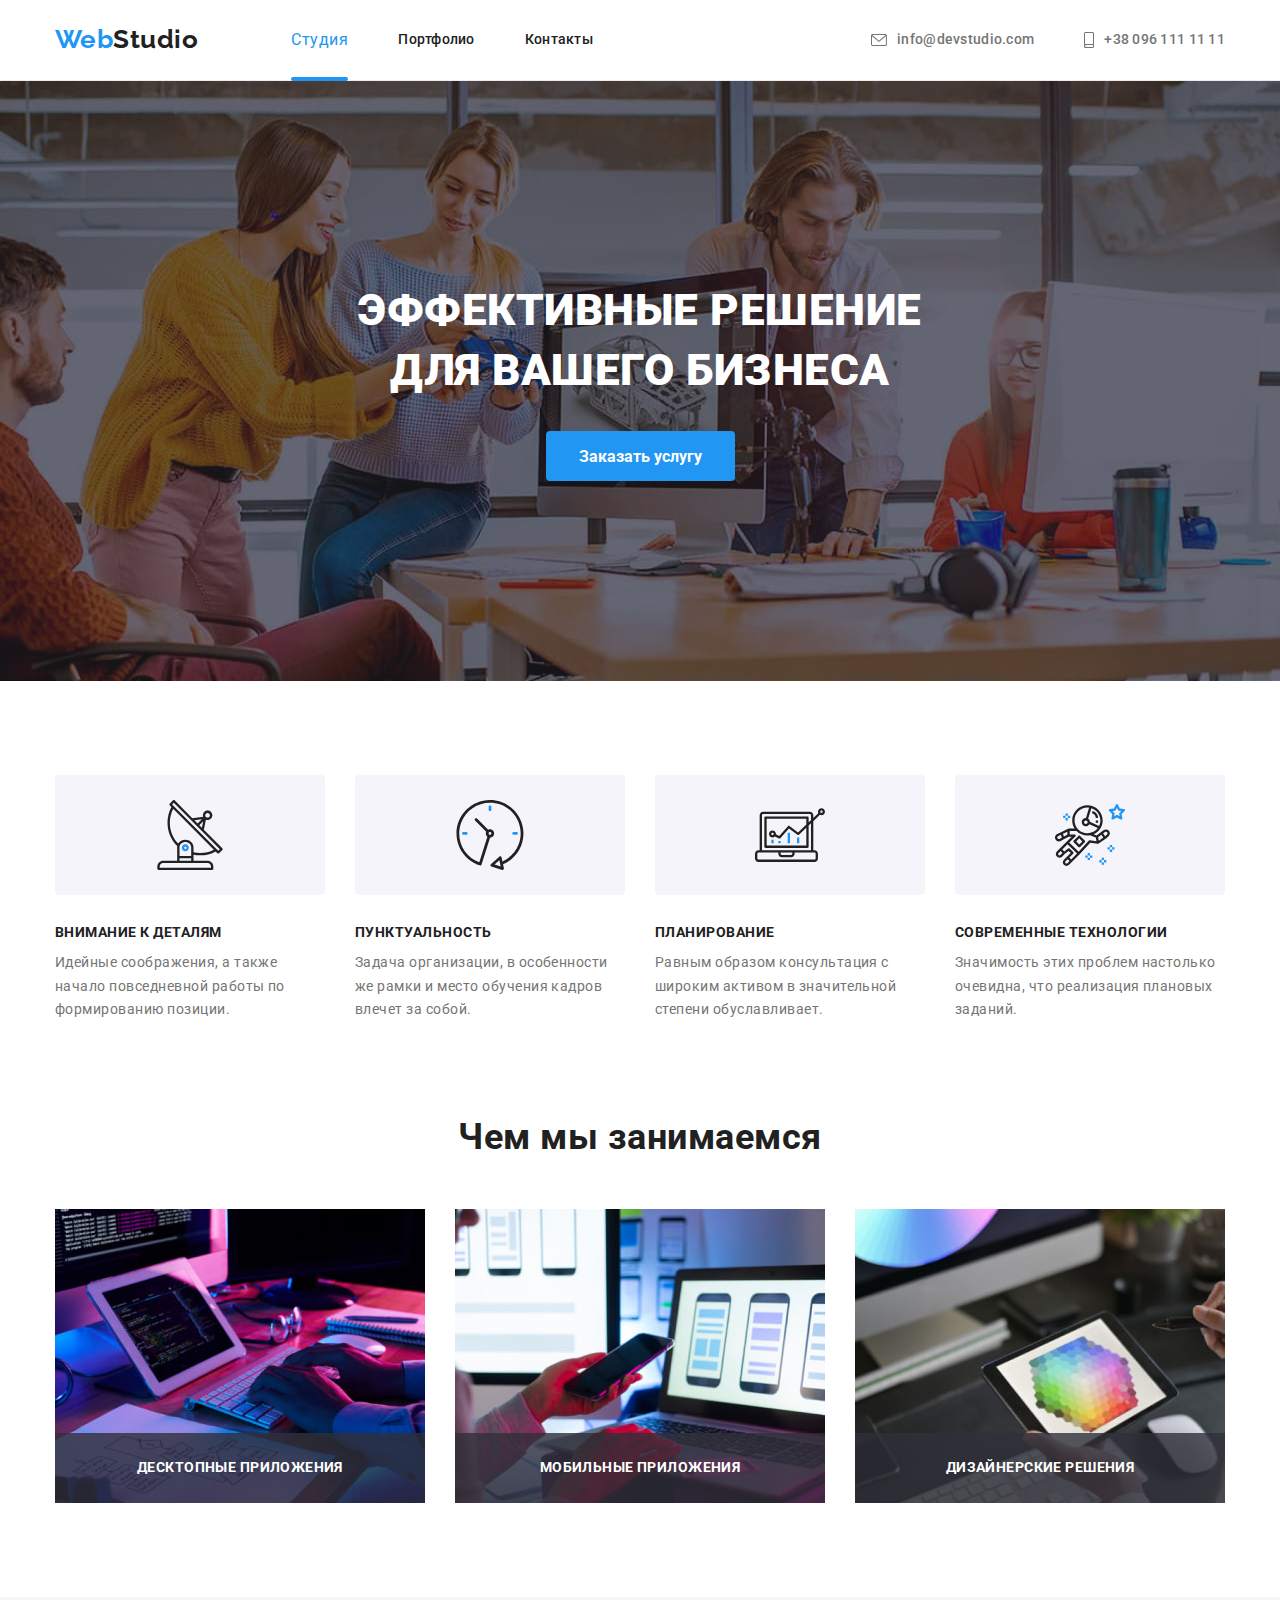
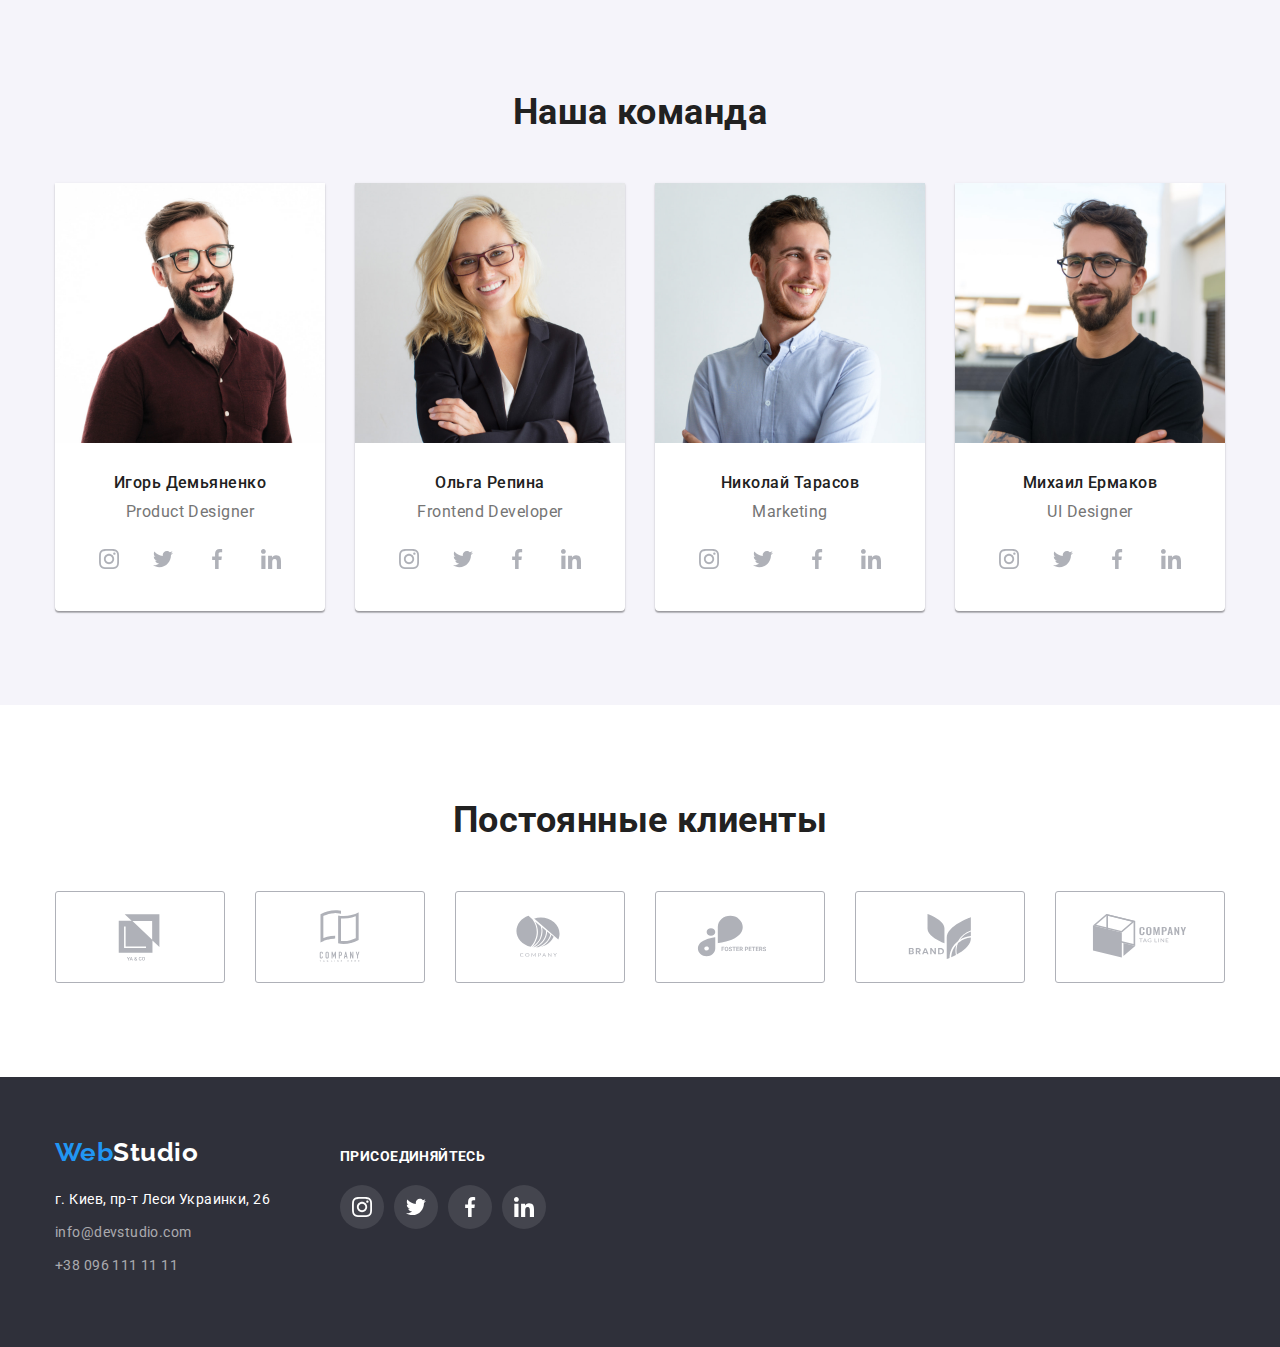
<file: index.html>
<!DOCTYPE html>
<html lang="ru">
<head>
    <meta charset="UTF-8">
    <meta http-equiv="X-UA-Compatible" content="IE=edge">
    <meta name="viewport" content="width=device-width, initial-scale=1.0">
    <title>Homework-1</title>
    <link rel="preconnect" href="https://fonts.googleapis.com">
<link rel="preconnect" href="https://fonts.gstatic.com" crossorigin>
<link href="https://fonts.googleapis.com/css2?family=Raleway:wght@700&family=Roboto:wght@400;500;700;900&display=swap" rel="stylesheet">
<link rel="stylesheet" href="https://cdnjs.cloudflare.com/ajax/libs/modern-normalize/1.1.0/modern-normalize.min.css">   
<link rel="stylesheet" href="./css/styles.css">
</head>
<body>
    <!--Header of website-->
    <header class="header">
        <div class="container nav">
        <nav class="navigation">
            <a class="logo-link" lang="en" href="./index.html">Web<span class="logo-accent">Studio</span></a>
            <ul class="header-list">
                <li class="header-item"><a class="header-studio-link-accent" href="#">Студия</a> </li>
                <li class="header-item"><a class="header-portfolio-link" href="./portfolio.html">Портфолио</a> </li>
                <li class="header-item"><a class="header-contacts-link" href="#">Контакты</a> </li>
            </ul>
            </nav>
        <ul class="header-contacts-list">
            <li class="header-contacts-item">
                <a class="header-mail" href="mailto:info@devstudio.com">
                    <svg class="contacts" width="20" height="20">
                        <use href="./images/img/icons/icons.svg#icon-mail"></use>
                    </svg>info@devstudio.com
                </a>
            </li>
        
            <li class="header-contacts-item"><a class="header-tel" href="tel:380961111111">
                <svg class="contacts tel"
                width="20" height="20">
                    <use href="./images/img/icons/icons.svg#phone"></use>
                </svg>+38 096 111 11 11</a></li>
        </ul> 
        </div>
    </header>
    <!--Main content(Hero)-->
    <main class="hero">
    <section class="overlay">
        <div class="container">
        <h1 class="hero-title">ЭФФЕКТИВНЫЕ РЕШЕНИЕ <br>ДЛЯ ВАШЕГО БИЗНЕСА</h1>
        <button class="hero-button"  type="button" data-modal-open>Заказать услугу</button>
       
    <!-- Modal window -->
    <div class="backdrop is-hidden" data-modal>
        <div class="modal">
            <button class="modal-close-btn" type="button" data-modal-close>
            <svg width="11" height="11">
                <use href="./images/img/icons/icons.svg#icon-close"></use>
            </svg>
            </button>
        </div>
    </div>
 </div>
 </section>
    <section class="section">
        <div class="container">
    <h2 class="visually-hidden">Особенности</h2>
    <ul class="features-list">
        <li class="features-item">
            <div class="benefits">
                <svg  class="benefits-icon">
                    <use href="./images/img/icons/icons.svg#icon-antenna"></use>
                </svg>
            </div>
            <h3 class="features-title">Внимание к деталям</h3>
            <p class="features-text">Идейные соображения, а также начало повседневной работы по формированию позиции.</p>
            </li>
            <li class="features-item">
                <div class="benefits">
                    <svg class="benefits-icon">
                        <use href="./images/img/icons/icons.svg#icon-clock"></use>
                    </svg>
                </div>
                <h3 class="features-title">Пунктуальность</h3>
            <p class="features-text">Задача организации, в особенности же рамки и место обучения кадров влечет за собой.</p>
            </li>
            <li class="features-item">
                <div class="benefits">
                    <svg class="benefits-icon">
                    <use href="./images/img/icons/icons.svg#icon-diagram"></use>
                    </svg>
                </div>
                <h3 class="features-title">Планирование</h3>
            <p class="features-text">Равным образом консультация с широким активом в значительной степени обуславливает.</p>
            </li>
            <li class="features-item">
                <div class="benefits">
                    <svg class="benefits-icon">
                        <use href="./images/img/icons/icons.svg#icon-astronaut"></use>
                    </svg>
                </div>
                <h3 class="features-title">Современные технологии</h3>
            <p class="features-text">Значимость этих проблем настолько очевидна, что реализация плановых заданий.</p>
            </li>
        </div>
    </ul>
    </section>  
    <!-- Work section -->
     <section class="section section-work">
        <div class="container">
        <h2 class="section-title">Чем мы занимаемся</h2>
        <ul class="works-list">
            <li class="works-item"><img class="works-img" src="./images/img/img-1-1.jpg" alt="набор текста" width="370" height="294">
                <div class="works-box">
                <p class="works-text"> Десктопные приложения </p>
            </div></li>
            
            <li class="works-item"><img class="works-img" src="./images/img/img-2-2.jpg" alt="разработка мобильного приложения" width="370" height="294">
                <div class="works-box">
                <p class="works-text"> Мобильные приложения </p>
            </div></li>
            
            <li class="works-item"><img class="works-img" src="./images/img/img-3-3.jpg" alt="изучаем цветовую гамму на планшете" width="370" height="294">
                <div class="works-box">
                <p class="works-text"> Дизайнерские решения </p>
            </div></li>
        </ul>
        </div>
    </section>
    <!-- Team section -->
    <section class="section section-team">
        <div class="container">
        <h2 class="section-title">Наша команда</h2>
        <ul class="team-list">
            <li class="team-item"><img class="" src="./images/img/our team/member-ihor.jpg" alt="дизайнер" width="270">
                <div class="initials"><h3 class="team-member">Игорь Демьяненко</h3><p class="team-job" lang="en">Product Designer</p>
                 <ul class="social-list">
                            <li class="social-item">
                                <a class="social-link" href="https://www.instagram.com/"  target="_blank" rel="noopener noreferrer" lang="en" aria-label="Instagram">
                                    <svg class="social-icon" >
                                    <use href="./images/img/icons/sprite.svg#icon-instagram"></use>
                                </svg></a>
                            </li>
                            <li class="social-item">
                                <a class="social-link" href="https://twitter.com/"  target="_blank" rel="noopener noreferrer" lang="en" aria-label="Twitter">
                                    <svg class="social-icon" >
                                        <use href="./images/img/icons/sprite.svg#icon-twitter"></use>
                                    </svg>
                                </a>
                            </li>
                            <li class="social-item">
                                <a class="social-link" href="https://www.facebook.com/"  target="_blank" rel="noopener noreferrer" lang="en" aria-label="Facebook">
                                    <svg class="social-icon" >
                                        <use href="./images/img/icons/sprite.svg#icon-facebook"></use>
                                    </svg>
                                </a>
                            </li>
                            <li class="social-item">
                                <a class="social-link" href="https://www.linkedin.com/"  target="_blank" rel="noopener noreferrer" lang="en" aria-label="LinkedIn">
                                    <svg class="social-icon">
                                        <use href="./images/img/icons/sprite.svg#icon-linkedin"></use>
                                    </svg></a>
                            </li>
                        </ul>
                    </div>
                </li>
            <li class="team-item"><img class="" src="./images/img/our team/member-olha.jpg" alt="разработчик" width="270"><div class="initials"><h3 class="team-member">Ольга Репина</h3><p class="team-job" lang="en">Frontend Developer</p>
            <ul class="social-list">
                            <li class="social-item">
                                <a class="social-link" href="https://www.instagram.com/"  target="_blank" rel="noopener noreferrer" lang="en" aria-label="Instagram"><svg class="social-icon" >
                                    <use href="./images/img/icons/sprite.svg#icon-instagram"></use>
                                </svg></a>
                            </li>
                            <li class="social-item">
                                <a class="social-link" href="https://twitter.com/"  target="_blank" rel="noopener noreferrer" lang="en" aria-label="Twitter">
                                    <svg class="social-icon" >
                                        <use href="./images/img/icons/sprite.svg#icon-twitter"></use>
                                    </svg>
                                </a>
                            </li>
                            <li class="social-item">
                                <a class="social-link" href="https://www.facebook.com/"  target="_blank" rel="noopener noreferrer" lang="en" aria-label="Facebook">
                                    <svg class="social-icon" >
                                        <use href="./images/img/icons/sprite.svg#icon-facebook"></use>
                                    </svg>
                                </a>
                            </li>
                            <li class="social-item">
                                <a class="social-link" href="https://www.linkedin.com/"  target="_blank" rel="noopener noreferrer" lang="en" aria-label="LinkedIn">
                                    <svg class="social-icon">
                                        <use href="./images/img/icons/sprite.svg#icon-linkedin"></use>
                                    </svg></a>
                            </li>
                        </ul></div></li>
            <li class="team-item"><img class="" src="./images/img/our team/member-nikolai.jpg" alt="маркетолог" width="270"><div class="initials"><h3 class="team-member">Николай Тарасов</h3><p class="team-job" lang="en">Marketing</p>
            <ul class="social-list">
                            <li class="social-item">
                                <a class="social-link" href="https://www.instagram.com/"  target="_blank" rel="noopener noreferrer" lang="en" aria-label="Instagram"><svg class="social-icon" >
                                    <use href="./images/img/icons/sprite.svg#icon-instagram"></use>
                                </svg></a>
                            </li>
                            <li class="social-item">
                                <a class="social-link" href="https://twitter.com/"  target="_blank" rel="noopener noreferrer" lang="en" aria-label="Twitter">
                                    <svg class="social-icon" >
                                        <use href="./images/img/icons/sprite.svg#icon-twitter"></use>
                                    </svg>
                                </a>
                            </li>
                            <li class="social-item">
                                <a class="social-link" href="https://www.facebook.com/"  target="_blank" rel="noopener noreferrer" lang="en" aria-label="Facebook">
                                    <svg class="social-icon" >
                                        <use href="./images/img/icons/sprite.svg#icon-facebook"></use>
                                    </svg>
                                </a>
                            </li>
                            <li class="social-item">
                                <a class="social-link" href="https://www.linkedin.com/"  target="_blank" rel="noopener noreferrer" lang="en" aria-label="LinkedIn">
                                    <svg class="social-icon">
                                        <use href="./images/img/icons/sprite.svg#icon-linkedin"></use>
                                    </svg></a>
                            </li>
                        </ul></div></li>
            <li class="team-item"><img class="" src="./images/img/our team/member-mikhail.jpg" alt="графический дизайнер" width="270"><div class="initials"><h3 class="team-member">Михаил Ермаков</h3><p class="team-job" lang="en">UI Designer</p>
            <ul class="social-list">
                            <li class="social-item">
                                <a class="social-link" href="https://www.instagram.com/"  target="_blank" rel="noopener noreferrer" lang="en" aria-label="Instagram"><svg class="social-icon" >
                                    <use href="./images/img/icons/sprite.svg#icon-instagram"></use>
                                </svg></a>
                            </li>
                            <li class="social-item">
                                <a class="social-link" href="https://twitter.com/"  target="_blank" rel="noopener noreferrer" lang="en" aria-label="Twitter">
                                    <svg class="social-icon" >
                                        <use href="./images/img/icons/sprite.svg#icon-twitter"></use>
                                    </svg>
                                </a>
                            </li>
                            <li class="social-item">
                                <a class="social-link" href="https://www.facebook.com/"  target="_blank" rel="noopener noreferrer" lang="en" aria-label="Facebook">
                                    <svg class="social-icon" >
                                        <use href="./images/img/icons/sprite.svg#icon-facebook"></use>
                                    </svg>
                                </a>
                            </li>
                            <li class="social-item">
                                <a class="social-link" href="https://www.linkedin.com/"  target="_blank" rel="noopener noreferrer" lang="en" aria-label="LinkedIn">
                                    <svg class="social-icon">
                                        <use href="./images/img/icons/icons.svg#icon-linkedin"></use>
                                    </svg></a>
                            </li>
                        </ul>
                    </div>
                </li>
        </ul>
        </div>
    </section>
    <!-- Permanent clients -->
    <section class="section">
        <div class="container">
        <h2 class="section-title">
            Постоянные клиенты
        </h2>
        <ul class="clients">
            <li class="clients-item">
                <a href="" class="clients-link">
                    <svg class="clients-icon">
                        <use href="./images/img/icons/icons.svg#icon-logo"></use>
                    </svg>
                </a>
            </li>
            <li class="clients-item">
                <a href="" class="clients-link">
                    <svg class="clients-icon">
                        <use href="./images/img/icons/icons.svg#icon-logo1"></use>
                    </svg>
                </a>
            </li>
            <li class="clients-item">
                <a href="" class="clients-link">
                    <svg class="clients-icon">
                        <use href="./images/img/icons/icons.svg#icon-logo2"></use>
                    </svg>
                </a>
            </li>
            <li class="clients-item">
                <a href="" class="clients-link">
                    <svg class="clients-icon">
                        <use href="./images/img/icons/icons.svg#icon-logo3"></use>
                    </svg>
                </a>
            </li>
            <li class="clients-item">
                <a href="" class="clients-link">
                    <svg class="clients-icon">
                        <use href="./images/img/icons/icons.svg#icon-logo4"></use>
                    </svg>
                </a>
            </li>
            <li class="clients-item">
                <a href="" class="clients-link">
                    <svg class="clients-icon">
                        <use href="./images/img/icons/icons.svg#icon-logo5"></use>
                    </svg>
                </a>
            </li>
        </ul>
        </div>
    </section>
    </main>
    <!--Footer of website-->
    <footer class="footer">
        <div class="container footer-container">
            <div class="footer-contacts">
            <a class="footer-logo-link" lang="en" href="./index.html">Web<span class="logo-color">Studio</span></a>
        <address class="footer-address">
                <ul class="footer-list">
                    <li class="footer-item"><a class="footer-address" href="https://www.google.com.ua/maps/place/%D0%B1%D1%83%D0%BB.+%D0%9B%D0%B5%D1%81%D0%B8+%D0%A3%D0%BA%D1%80%D0%B0%D0%B8%D0%BD%D0%BA%D0%B8,+26,+%D0%9A%D0%B8%D0%B5%D0%B2,+02000/@50.4265336,30.5391,18.04z/data=!4m5!3m4!1s0x40d4cf0e033ecbe9:0x57a4dffefec77da0!8m2!3d50.4265807!4d30.5383858?hl=ru"
                ></a>г. Киев, пр-т Леси Украинки, 26</li>
                    <li class="footer-item"><a class="footer-mail" href="mailto:info@devstudio.com">info@devstudio.com</a></li>
                    <li class="footer-item"><a class="footer-tel" href="tel:380961111111">+38 096 111 11 11</a></li>
                </ul>
            </div>
        </address>
        
            <div class="foot-social">
                <h3 class="footer-title">присоединяйтесь</h3>
                  <ul class="social-list">
                    <li class="social-item f">
                        <a class="social-link f" href="https://www.instagram.com/" target="_blank" rel="noopener noreferrer" lang="en"
                        aria-label="Instagram">
                        <svg class="social-icon f">
                        <use href="./images/img/icons/icons.svg#icon-instagram"></use>
                        </svg>
                        </a>
                    </li>
                    <li class="social-item f">
                <a class="social-link f" href="https://twitter.com/" target="_blank" rel="noopener noreferrer" lang="en"
                    aria-label="Twitter">
                    <svg class="social-icon f">
                        <use href="./images/img/icons/icons.svg#icon-twitter"></use>
                    </svg>
                </a>
                    </li>
                    <li class="social-item f">
                <a class="social-link f" href="https://www.facebook.com/" target="_blank" rel="noopener noreferrer" lang="en"
                    aria-label="Facebook">
                    <svg class="social-icon f">
                        <use href="./images/img/icons/icons.svg#icon-facebook"></use>
                    </svg></a>
                    </li>
                    <li class="social-item f">
                <a class="social-link f" href="https://www.linkedin.com/" target="_blank" rel="noopener noreferrer" lang="en"
                    aria-label="LinkedIn" > 
                    <svg class="social-icon f">
                        <use href="./images/img/icons/icons.svg#icon-linkedin"></use>
                    </svg>
                </a>
                    </li>
                </ul>
            </div>
        </div>
    </footer>
    <script src="./js/modal.js"></script>
</body>
</html>
</file>
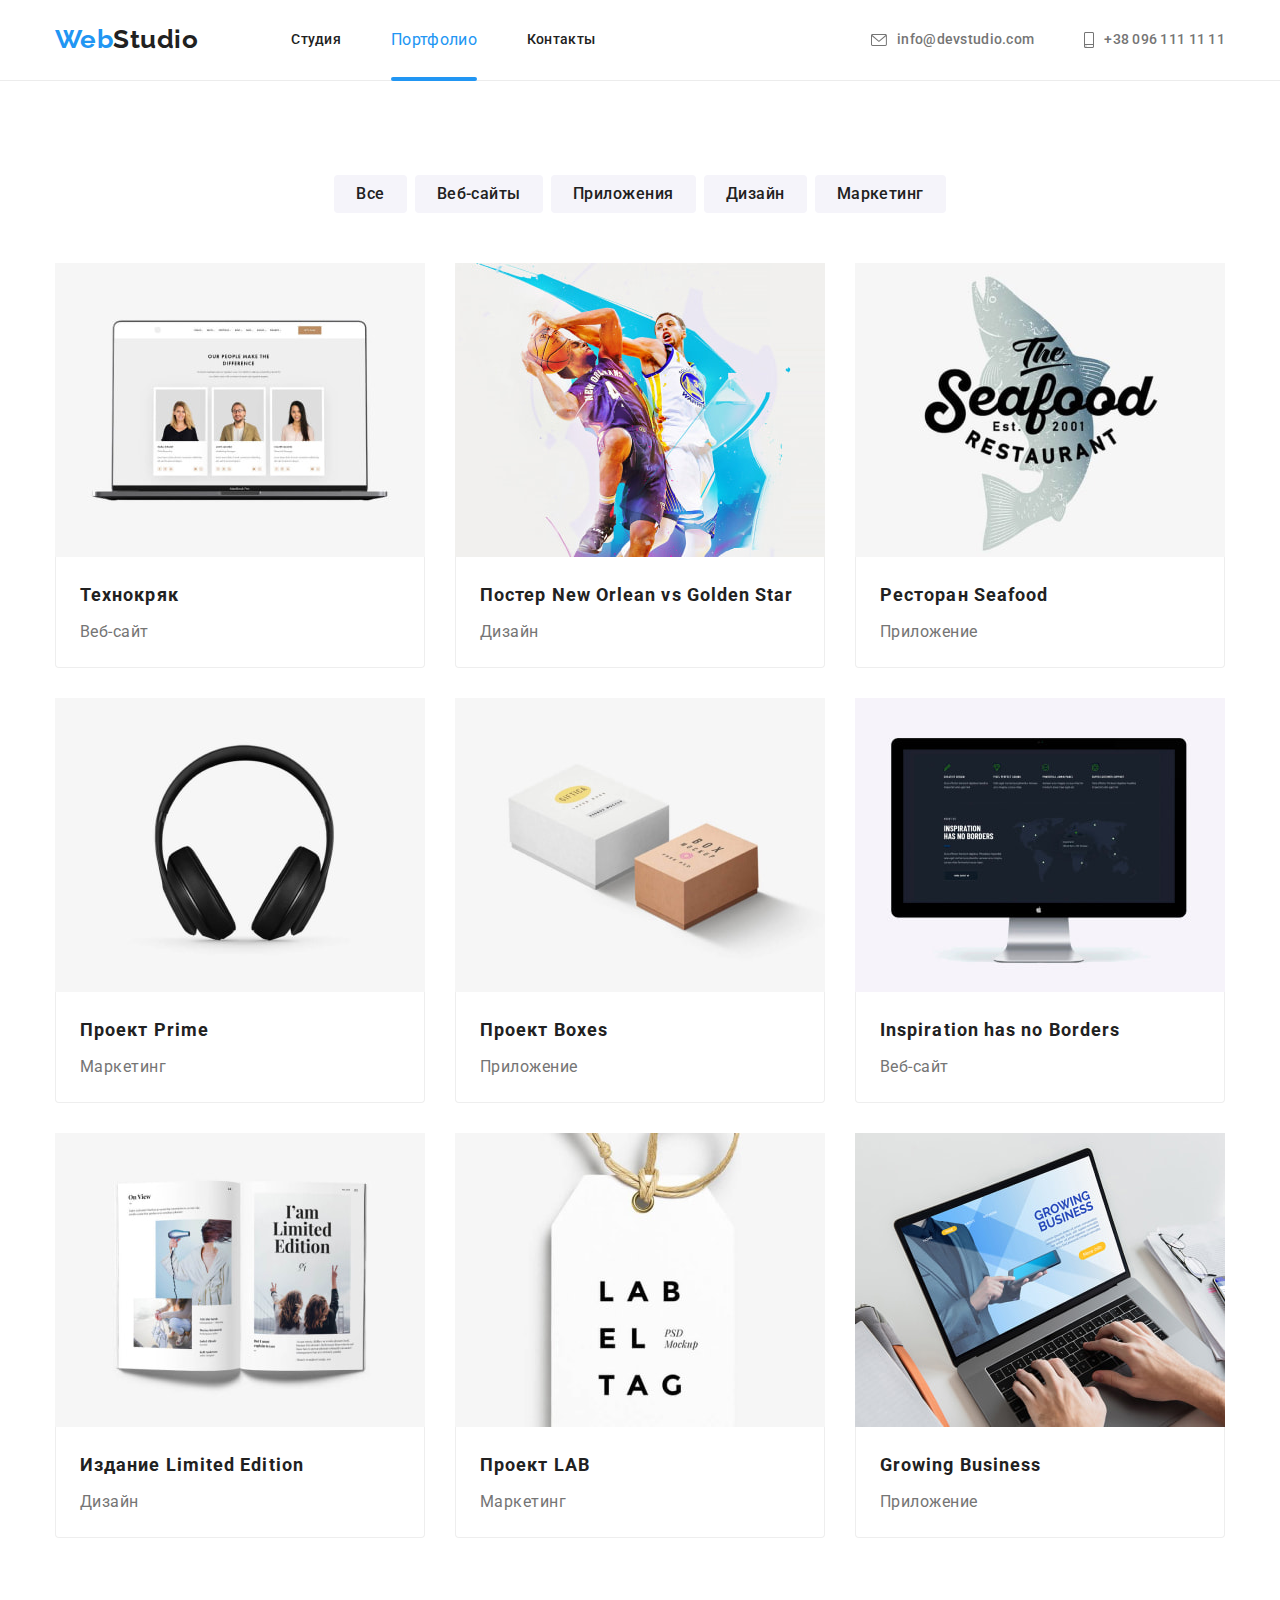
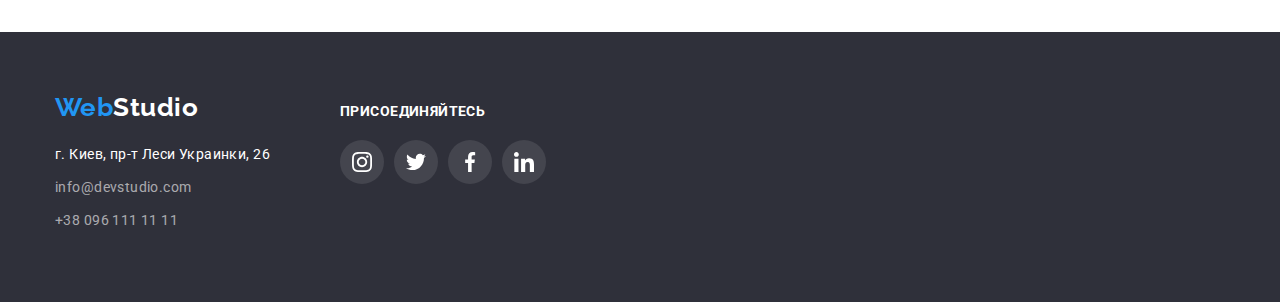
<file: portfolio.html>
<!DOCTYPE html>
<html lang="ru">
  <head>
    <meta charset="UTF-8" />
    <meta http-equiv="X-UA-Compatible" content="IE=edge" />
    <meta name="viewport" content="width=device-width, initial-scale=1.0" />
    <title>Portfolio</title>
    <link rel="preconnect" href="https://fonts.googleapis.com" />
    <link rel="preconnect" href="https://fonts.gstatic.com" crossorigin />
    <link
      href="https://fonts.googleapis.com/css2?family=Raleway:wght@700&family=Roboto:wght@400;500;700;900&display=swap"
      rel="stylesheet"
    />
    <link rel="stylesheet" href="./css/styles.css" />
  </head>
  <body>
    <header class="header">
      <div class="container nav">
        <nav class="navigation">
          <a class="logo-link" lang="en" href="./index.html"
            >Web<span class="logo-accent">Studio</span></a
          >
          <ul class="header-list">
            <li class="header-item">
              <a class="header-studio-link" href="./index.html">Студия</a>
            </li>
            <li class="header-item"><a class="header-portfolio-link-accent" href="#">Портфолио</a></li>
            <li class="header-item"><a class="header-contacts-link" href="#">Контакты</a></li>
          </ul>
        </nav>
        <ul class="header-contacts-list">
          <li class="header-contacts-item">
            <a class="header-mail" href="mailto:info@devstudio.com">
              <svg class="contacts" width="20" height="20">
                        <use href="./images/img/icons/icons.svg#icon-mail"></use>
                    </svg>
              info@devstudio.com</a>
          </li>
          <li class="header-contacts-item">
            <a class="header-tel" href="tel:380961111111">
              <svg class="contacts tel"
                width="20" height="20">
                    <use href="./images/img/icons/icons.svg#phone"></use>
                </svg>+38 096 111 11 11</a>
          </li>
        </ul>
      </div>
    </header>
    <!-- Main content -->
    <main class="portfolio-content">
      <section class="section">
        <div class="container portfolio-сontainer">
          <h1 class="visually-hidden">Портфолио</h1>
          <ul class="portfolio-list-buttons">
            <li class="filter-item">
              <button class="filter-button" type="button">Все</button>
            </li>
            <li class="filter-item">
              <button class="filter-button" type="button">Веб-сайты</button>
            </li>
            <li class="filter-item">
              <button class="filter-button" type="button">Приложения</button>
            </li>
            <li class="filter-item">
              <button class="filter-button" type="button">Дизайн</button>
            </li>
            <li class="filter-item">
              <button class="filter-button" type="button">Маркетинг</button>
            </li>
          </ul>
          <ul class="portfolio">
            <li class="portfolio-item">
              <a href="" class="portfolio-link">
                <div class="overlay-item">
              <img
                class="portfolio-item-img"
                src="./images/img/works presentation/img.jpg"
                alt="интернет-магазин"
                width="370"
                height="294"
              />
              <div class="portfolio-overlay">
                <p class="portfolio-desciption">Ресурс предлагает комплексные предложения с разным уровнем функционала и сервисов. Все это позволит посетителю получить исчерпывающие сведения о компании или частном лице.</p>
              </div>
              </div>
              <div class="port-title">
                <h2 class="porfolio-title">Технокряк</h2>
                <p class="portfolio-text">Веб-сайт</p>
              </div>
              
              </a>
              
            </li>
            <li class="portfolio-item">
              <a href="" class="portfolio-link">
                <div class="overlay-item">
              <img
                class="portfolio-item-img"
                src="./images/img/works presentation/img (1).jpg"
                alt="Постер баскетбольных команд"
                width="370"
                height="294"
              />
              <div class="portfolio-overlay">
                <p class="portfolio-desciption">Ресурс предлагает комплексные предложения с разным уровнем функционала и сервисов. Все это позволит посетителю получить исчерпывающие сведения о компании или частном лице.</p>
              </div>
              </div>
              <div class="port-title">
                <h2 class="porfolio-title">Постер New Orlean vs Golden Star</h2>
                <p class="portfolio-text">Дизайн</p>
              </div>
              </a>
            </li>
            <li class="portfolio-item">
              <a href="" class="portfolio-link">
                <div class="overlay-item">
              <img
                class="portfolio-item-img"
                src="./images/img/works presentation/img (2).jpg"
                alt="Ресторан морской кухни"
                width="370"
                height="294"
              />
              <div class="portfolio-overlay">
                <p class="portfolio-desciption">Ресурс предлагает комплексные предложения с разным уровнем функционала и сервисов. Все это позволит посетителю получить исчерпывающие сведения о компании или частном лице.</p>
              </div>
                </div>
              <div class="port-title">
                <h2 class="porfolio-title">Ресторан Seafood</h2>
                <p class="portfolio-text">Приложениe</p>
              </div>
              </a>
            </li>
            <li class="portfolio-item">
              <a href="" class="portfolio-link">
                <div class="overlay-item">
              <img
                class="portfolio-item-img"
                src="./images/img/works presentation/img (3).jpg"
                alt="Наушники"
                width="370"
                height="294"
              />
              <div class="portfolio-overlay">
                <p class="portfolio-desciption">Ресурс предлагает комплексные предложения с разным уровнем функционала и сервисов. Все это позволит посетителю получить исчерпывающие сведения о компании или частном лице.</p>
              </div>
                </div>
              <div class="port-title">
                <h2 class="porfolio-title">Проект Prime</h2>
                <p class="portfolio-text">Маркетинг</p>
              </div>
              </a>
            </li>
            <li class="portfolio-item">
              <a href="" class="portfolio-link">
                <div class="overlay-item">
              <img
                class="portfolio-item-img"
                src="./images/img/works presentation/img (4).jpg"
                alt="приложение проект boxes"
                width="370"
                height="294"
              />
              <div class="portfolio-overlay">
                <p class="portfolio-desciption">Ресурс предлагает комплексные предложения с разным уровнем функционала и сервисов. Все это позволит посетителю получить исчерпывающие сведения о компании или частном лице.</p>
              </div>
                </div>
              <div class="port-title">
                <h2 class="porfolio-title">Проект Boxes</h2>
                <p class="portfolio-text">Приложениe</p>
              </div>
              </a>
            </li>
            <li class="portfolio-item">
              <a href="" class="portfolio-link">
                <div class="overlay-item">
              <img
                class="portfolio-item-img"
                src="./images/img/works presentation/img (5).jpg"
                alt="Веб-сайт"
                width="370"
                height="294"
              />
              <div class="portfolio-overlay">
                <p class="portfolio-desciption">Ресурс предлагает комплексные предложения с разным уровнем функционала и сервисов. Все это позволит посетителю получить исчерпывающие сведения о компании или частном лице.</p>
              </div>
                </div>
              <div class="port-title">
                <h2 class="porfolio-title">Inspiration has no Borders</h2>
                <p class="portfolio-text">Веб-сайт</p>
              </div>
              </a>
            </li>
            <li class="portfolio-item">
              <a href="" class="portfolio-link">
                <div class="overlay-item">
              <img
                class="portfolio-item-img"
                src="./images/img/works presentation/img (6).jpg"
                alt="Издание книг"
                width="370"
                height="294"
              />
              <div class="portfolio-overlay">
                <p class="portfolio-desciption">Ресурс предлагает комплексные предложения с разным уровнем функционала и сервисов. Все это позволит посетителю получить исчерпывающие сведения о компании или частном лице.</p>
              </div>
                </div>
              <div class="port-title">
                <h2 class="porfolio-title">Издание Limited Edition</h2>
                <p class="portfolio-text">Дизайн</p>
              </div>
              </a>
            </li>
            <li class="portfolio-item">
              <a href="" class="portfolio-link">
                <div class="overlay-item">
              <img
                class="portfolio-item-img"
                src="./images/img/works presentation/img (7).jpg"
                alt="проект лабораторий"
                width="370"
                height="294"
              />
              <div class="portfolio-overlay">
                <p class="portfolio-desciption">Ресурс предлагает комплексные предложения с разным уровнем функционала и сервисов. Все это позволит посетителю получить исчерпывающие сведения о компании или частном лице.</p>
              </div>
                </div>
              <div class="port-title">
                <h2 class="porfolio-title">Проект LAB</h2>
                <p class="portfolio-text">Маркетинг</p>
              </div>
              </a>
            </li>
            <li class="portfolio-item">
              <a href="" class="portfolio-link">
                <div class="overlay-item">
              <img
                class="portfolio-item-img"
                src="./images/img/works presentation/img (8).jpg"
                alt="приложение для бизнеса"
                width="370"
                height="294"
              />
              <div class="portfolio-overlay">
                <p class="portfolio-desciption">Ресурс предлагает комплексные предложения с разным уровнем функционала и сервисов. Все это позволит посетителю получить исчерпывающие сведения о компании или частном лице.</p>
              </div>
                </div>
              <div class="port-title">
                <h2 class="porfolio-title">Growing Business</h2>
                <p class="portfolio-text">Приложение</p>
              </div>
              </a>
            </li>
          </ul>
        </div>
      </section>
    </main>
     <footer class="footer">
        <div class="container footer-container">
            <div class="footer-contacts">
            <a class="footer-logo-link" lang="en" href="./index.html">Web<span class="logo-color">Studio</span></a>
        <address class="footer-address">
                <ul class="footer-list">
                    <li class="footer-item"><a class="footer-address" href="https://www.google.com.ua/maps/place/%D0%B1%D1%83%D0%BB.+%D0%9B%D0%B5%D1%81%D0%B8+%D0%A3%D0%BA%D1%80%D0%B0%D0%B8%D0%BD%D0%BA%D0%B8,+26,+%D0%9A%D0%B8%D0%B5%D0%B2,+02000/@50.4265336,30.5391,18.04z/data=!4m5!3m4!1s0x40d4cf0e033ecbe9:0x57a4dffefec77da0!8m2!3d50.4265807!4d30.5383858?hl=ru"
                ></a>г. Киев, пр-т Леси Украинки, 26</li>
                    <li class="footer-item"><a class="footer-mail" href="mailto:info@devstudio.com">info@devstudio.com</a></li>
                    <li class="footer-item"><a class="footer-tel" href="tel:380961111111">+38 096 111 11 11</a></li>
                </ul>
            </div>
        </address>
        <div class="foot-social">
                <h3 class="footer-title">присоединяйтесь</h3>
                  <ul class="social-list">
                    <li class="social-item f">
                        <a class="social-link f" href="https://www.instagram.com/" target="_blank" rel="noopener noreferrer" lang="en"
                        aria-label="Instagram">
                        <svg class="social-icon f">
                        <use href="./images/img/icons/icons.svg#icon-instagram"></use>
                        </svg>
                        </a>
                    </li>
                    <li class="social-item f">
                <a class="social-link f" href="https://twitter.com/" target="_blank" rel="noopener noreferrer" lang="en"
                    aria-label="Twitter">
                    <svg class="social-icon f">
                        <use href="./images/img/icons/icons.svg#icon-twitter"></use>
                    </svg>
                </a>
                    </li>
                    <li class="social-item f">
                <a class="social-link f" href="https://www.facebook.com/" target="_blank" rel="noopener noreferrer" lang="en"
                    aria-label="Facebook">
                    <svg class="social-icon f">
                        <use href="./images/img/icons/icons.svg#icon-facebook"></use>
                    </svg></a>
                    </li>
                    <li class="social-item f">
                <a class="social-link f" href="https://www.linkedin.com/" target="_blank" rel="noopener noreferrer" lang="en"
                    aria-label="LinkedIn" > 
                    <svg class="social-icon f">
                        <use href="./images/img/icons/icons.svg#icon-linkedin"></use>
                    </svg>
                </a>
                    </li>
                </ul>
            </div>
        </div>
    </footer>
  </body>
</html>
</file>
<file: css/styles.css>
html {
  box-sizing: border-box;
}
*,
*::before,
*::after {
  box-sizing: inherit;
}

:root {
  --main-text-color: #757575;
  --title-color: #212121;
  --hero-color: #ffffff;
  --accent-color: #2196f3;
  --border-color: #ececec;
  --footer-color: #2f303a;
  --transition-duration: 250ms;
  --transition-timing-function: cubic-bezier(0.4, 0, 0.2, 1);
  --background-modal: rgba(0, 0, 0, 0.2);
}

/* Tag's selectors */

img {
  display: block;
  max-width: 100%;
  height: auto;
}
a {
  text-decoration-line: none;
}
ul {
  list-style: none;
  padding-left: 0;
}
h1,
h2,
h3,
p,
ul {
  margin-top: 0;
  margin-bottom: 0;
}

body {
  margin: 0;
  font-family: 'Roboto', sans-serif;
  font-style: normal;
  font-weight: 400;
  color: var(--title-color);
  letter-spacing: 0.03em;
}

/* Main container */

.container {
  width: 1200px;
  padding-left: 15px;
  padding-right: 15px;
  margin-left: auto;
  margin-right: auto;
}

/* Header page */
.header {
  border-bottom: 1px solid #ececec;
}
.navigation,
.logo-link,
.header-list,
.header-contacts-list {
  display: flex;
  align-items: center;
}
.nav {
  display: flex;
}
.header-list .header-item,
.header-contacts-list .header-contacts-item {
  margin-right: 50px;
}
.header-list .header-item:last-child {
  margin-right: 0;
}

.header-contacts-list .header-contacts-item:last-child {
  margin-right: 0;
}

.header-contacts-list {
  margin-left: auto;
}

.logo-link {
  margin-right: 93px;
  padding-top: 24px;
  padding-bottom: 25px;
}
.logo-link,
.footer-logo-link {
  font-family: 'Raleway';
  font-style: normal;
  font-weight: 700;
  font-size: 26px;
  line-height: 1.19;
  color: var(--accent-color);
}
.logo-accent,
.logo-color {
  color: var(--title-color);
}

.header-studio-link,
.header-portfolio-link,
.header-contacts-link,
.header-mail,
.header-tel {
  transition: color var(--transition-duration) var(--transition-timing-function);
  align-items: center;
  display: flex;
  padding-top: 32px;
  padding-bottom: 32px;
  font-weight: 500;
  font-size: 14px;
  line-height: 1.14;
  letter-spacing: 0.02em;
  color: var(--main-text-color);
}
.header-contacts-link,
.header-portfolio-link {
  color: var(--title-color);
}

.contacts {
  width: 16px;
  height: 12px;
  margin-right: 10px;
  fill: currentColor;
}
.contacts.tel {
  width: 10px;
  height: 16px;
}
.contacts:hover {
  color: var(--accent-color);
}
.contacts:focus {
  color: var(--accent-color);
}
.header-list .header-item:last-child {
  margin-left: auto;
}
.header-studio-link:hover,
.header-studio-link:focus {
  color: var(--accent-color);
}
.header-studio-link-accent {
  color: var(--accent-color);
}
.header-portfolio-link:hover {
  color: var(--accent-color);
}
.header-portfolio-link:focus {
  color: var(--accent-color);
}
.header-contacts-link:hover {
  color: var(--accent-color);
}
.header-contacts-link:focus {
  color: var(--accent-color);
}
.header-mail:hover,
.header-mail:focus {
  color: var(--accent-color);
}
.header-tel:hover,
.header-tel:focus {
  color: var(--accent-color);
}
.header-item {
  position: relative;
}
.header-studio-link-accent::after {
  content: ' ';
  position: absolute;
  width: 100%;
  height: 4px;
  bottom: -32px;
  left: 0px;
  border-radius: 2px;

  background-color: var(--accent-color);
}
.header-portfolio-link-accent::after {
  position: absolute;
  width: 100%;
  height: 4px;
  bottom: -32px;
  left: 0px;
  border-radius: 2px;

  background-color: var(--accent-color);
  content: ' ';
}
/* Hero section */
.overlay {
  text-align: center;
  padding-top: 200px;
  padding-bottom: 200px;
  background-color: #c4c4c4;
  max-width: 1600px;
  background-position: center;
  background-size: cover;
  background-repeat: no-repeat;
  margin-right: auto;
  margin-left: auto;
  background-image: linear-gradient(to right, rgba(47, 48, 58, 0.4), rgba(47, 48, 58, 0.4)),
    url(../images/img/overlay/overlay.jpg);
}
.hero-section {
  text-align: center;
  padding-top: 200px;
  padding-bottom: 200px;
  letter-spacing: 0.06em;
  color: var(--hero-color);
  background-color: #2f303a;
}
.hero-title {
  margin-bottom: 30px;
  font-weight: 900;
  font-size: 44px;
  line-height: 1.36;
  text-transform: uppercase;
  color: var(--hero-color);
}
.hero-button {
  border-radius: 4px;
  height: 50px;
  padding: 10px 32px;
  border: 1px solid transparent;
  font-weight: 700;
  font-size: 16px;
  line-height: 1.88;
  cursor: pointer;
  background-color: var(--accent-color);
  color: var(--hero-color);
}

/* Modal window */

.backdrop {
  position: fixed;
  top: 0;
  left: 0;
  width: 100%;
  height: 100%;
  z-index: 1;
  background-color: var(--background-modal);
  opacity: 1;
  visibility: visible;
  pointer-events: initial;
  transition: opacity var(--transition-duration) var(--transition-timing-function),
    visibility var(--transition-duration) var(--transition-timing-function);
}

.backdrop.is-hidden {
  opacity: 0;
  visibility: hidden;
  pointer-events: none;
}

.modal {
  position: absolute;
  top: 50%;
  left: 50%;
  transform: translate(-50%, -50%);
  width: 528px;
  height: 581px;
  background-color: var(--hero-color);
  box-shadow: 0px 1px 3px rgba(0, 0, 0, 0.12), 0px 1px 1px rgba(0, 0, 0, 0.14),
    0px 2px 1px rgba(0, 0, 0, 0.2);
  border-radius: 4px;
}

.modal-close-btn {
  position: absolute;
  top: 8px;
  right: 8px;
  display: flex;
  width: 30px;
  height: 30px;
  justify-content: center;
  align-items: center;
  background-color: var(--hero-color);
  border: 1px solid rgba(0, 0, 0, 0.1);
  border-radius: 50%;
  cursor: pointer;
}

.modal-icon {
  background-color: var(--hero-color);
  color: var(--accent-color);
}

/* Features section */

.section-title-hidden {
  visibility: hidden;
}
.section {
  padding-top: 94px;
  padding-bottom: 94px;
}
.features-list {
  display: flex;
}
.features-item {
  flex-basis: calc((100% - 90px) / 4);
  margin-right: 30px;
  margin-left: auto;
}
.features-item:last-child {
  margin-right: 0;
}
.benefits {
  display: flex;
  justify-content: center;
  align-items: center;
  height: 120px;
  background-color: rgba(245, 244, 250, 1);
  border-radius: 4px;
}
.benefits-icon {
  width: 70px;
  height: 70px;
  background-repeat: no-repeat;
}
.features-title {
  margin-top: 30px;
  margin-bottom: 10px;
  text-transform: uppercase;
  font-weight: 700;
  font-size: 14px;
  line-height: 1.14;
}
.features-text {
  text-align: left;
  vertical-align: top;
  color: var(--main-text-color);
  font-size: 14px;
  line-height: 1.71;
}
.features-item {
  margin-right: 30px;
  margin-left: auto;
  justify-content: space-between;
}
.features-item:last-child {
  margin-right: 0;
}
/* Section works */
.section-work {
  padding-top: 0;
}
.section-title {
  text-align: center;
  margin-bottom: 50px;
  font-weight: 700;
  font-size: 36px;
  line-height: 1.17;
}
.works-list {
  display: flex;
}
.works-item {
  position: relative;
  margin-right: 30px;
}
.works-item:last-child {
  margin-right: 0;
}

.works-box {
  position: absolute;
  bottom: 0;

  display: flex;
  justify-content: center;
  align-items: center;

  width: 370px;
  height: 70px;
  background: rgba(47, 48, 58, 0.8);
}
.works-text {
  font-weight: 700;
  font-size: 14px;
  line-height: 1.14;
  letter-spacing: 0.03em;
  text-transform: uppercase;
  color: var(--hero-color);
}
/* Team Section */

.section-team {
  background-color: #f5f4fa;
}
.team-list {
  display: flex;
}
.team-member {
  font-size: 16px;
  line-height: 1.19;
  text-align: center;
  margin-bottom: 10px;
  color: var(--title-color);
  font-weight: 500;
}
.team-job {
  margin-bottom: 16px;
  text-align: center;
  font-size: 16px;
  line-height: 1.19;
  color: var(--main-text-color);
}
.team-item {
  background-color: var(--hero-color);
  margin-right: 30px;
  box-shadow: 0px 1px 3px rgba(0, 0, 0, 0.12), 0px 1px 1px rgba(0, 0, 0, 0.14),
    0px 2px 1px rgba(0, 0, 0, 0.2);
  border-radius: 0px 0px 4px 4px;
}

.team-item:last-child {
  margin-right: 0;
}
.initials {
  padding-top: 30px;
  padding-bottom: 30px;
}

.social-list {
  display: flex;
  justify-content: center;
  margin-right: 10px;
}
.social-list:last-child {
  margin-right: 0;
}
.social-item {
  margin-right: 10px;
  width: 44px;
  height: 44px;
}
.social-item:last-child {
  margin-right: 0;
}
.social-link {
  width: 100%;
  height: 100%;
  display: flex;
  justify-content: center;
  align-items: center;
  color: #afb1b8;
}
.social-icon {
  width: 20px;
  height: 20px;
  background-position: center;
  fill: currentColor;
}
.social-icon:last-child {
  margin-right: 0;
}
.social-link:hover,
.social-link:focus,
.social-link.f:hover,
.social-link.f:focus {
  border-radius: 50%;
  background-color: #2196f3;
  color: #ffffff;
}

/* Permanent clients */
.clients {
  display: flex;
}
.clients-item {
  width: 170px;
  height: 92px;
  margin-right: 30px;
}
.clients-item:last-child {
  margin-right: 0;
}
.clients-link {
  transition: color var(--transition-duration) var(--transition-timing-function),
    border var(--transition-duration) var(--transition-timing-function);

  border: 1px solid #afb1b8;
  border-radius: 3px;
  background-color: var(--hero-color);
  width: 100%;
  height: 100%;
  align-items: center;
  justify-content: center;
  color: #afb1b8;
  display: flex;
}
.clients-icon {
  width: 106px;
  height: 60px;
  fill: currentColor;
}

.clients-link:hover,
.clients-link:focus {
  color: var(--accent-color);
  border: 1px solid var(--accent-color);
}

/* Footer studio */

.footer {
  padding-top: 60px;
  padding-bottom: 60px;
  background-color: var(--footer-color);
}
.logo-color {
  color: var(--hero-color);
}
.footer-item {
  transition: color var(--transition-duration) var(--transition-timing-function);
  margin-bottom: 9px;
}
.foooter-item:last-child {
  margin-bottom: 0;
}
.footer-address {
  font-style: normal;
  margin-top: 20px;
  font-weight: 400;
  font-size: 14px;
  line-height: 1.71;
  letter-spacing: 0.03em;
  color: var(--hero-color);
}
.footer-mail {
  margin-top: 9px;
  font-size: 14px;
  line-height: 1.71;
  letter-spacing: 0.03em;
  color: rgba(255, 255, 255, 0.6);
}
.footer-tel {
  margin-top: 9px;
  font-size: 14px;
  line-height: 1.71;
  letter-spacing: 0.03em;
  color: rgba(255, 255, 255, 0.6);
}
.footer-container {
  display: flex;
  justify-content: flex-start;
  align-items: baseline;
}
.footer-title {
  font-style: normal;
  font-size: 14px;
  line-height: 1.14;
  letter-spacing: 0.03em;
  text-transform: uppercase;
  color: var(--hero-color);
}
.foot-social {
  margin-left: 70px;
}
.footer-title {
  margin-bottom: 20px;
}
.social-link.f {
  transition: color var(--transition-duration) var(--transition-timing-function),
    background-color var(--transition-duration) var(--transition-timing-function),
    border-radius var(--transition-duration) var(--transition-timing-function);
  color: var(--hero-color);
  background-color: rgba(255, 255, 255, 0.1);
  border-radius: 50%;
}
.social-item.f {
  margin-right: 10px;
}
.social-item.f:last-child {
  margin-right: 0;
}
.social-link {
  transition: color var(--transition-duration) var(--transition-timing-function),
    background-color var(--transition-duration) var(--transition-timing-function),
    border-radius var(--transition-duration) var(--transition-timing-function);
}
/* PORTFOLIO */

.header-portfolio-link-accent {
  letter-spacing: 0.02em;
  color: var(--accent-color);
}
.header-studio-link {
  color: var(--title-color);
}
.visually-hidden {
  position: absolute;
  width: 1px;
  height: 1px;
  margin: -1px;
  border: 0;
  padding: 0;
  clip: rect(0 0 0 0);
  overflow: hidden;
  white-space: nowrap;
  clip-path: inset(50%);
  visibility: hidden;
}
/* Portfolio buttons */
.portfolio-list-buttons {
  display: flex;
  justify-content: center;
}
.filter-item {
  margin-right: 8px;
}
.filter-item:last-child {
  margin-right: 0;
}
.filter-button {
  transition: color var(--transition-duration) var(--transition-timing-function),
    background-color var(--transition-duration) var(--transition-timing-function),
    box-shadow var(--transition-duration) var(--transition-timing-function);
  display: flex;
  justify-content: center;
  align-items: center;
  border-radius: 4px;
  padding: 6px 22px;
  background-color: #f5f4fa;
  border: rgba(0, 0, 0, 0.25);
  font-family: inherit;
  font-weight: 500;
  font-size: 16px;
  line-height: 1.63;
  cursor: pointer;
  letter-spacing: 0.03em;
  color: var(--title-color);
}

.filter-button:hover,
.filter-button:focus {
  color: var(--hero-color);
  background-color: var(--accent-color);
  box-shadow: 0px 3px 1px rgba(0, 0, 0, 0.1), 0px 1px 2px rgba(0, 0, 0, 0.08),
    0px 2px 2px rgba(0, 0, 0, 0.12);
  border-radius: 4px;
}
.portfolio-container {
  display: flex;
}

.portfolio {
  margin-top: 50px;
  display: flex;
  flex-wrap: wrap;
}
.portfolio-item {
  width: 370px;
  margin: 0 30px 30px auto;
  background-color: var(--hero-color);
}
.portfolio-item:nth-child(3n) {
  margin-right: 0;
}
.portfolio-item:nth-child(n + 7) {
  margin-bottom: 0;
  margin-left: 0;
}
.port-title {
  padding: 20px 24px;
  border-bottom-left-radius: 4px;
  border-bottom-right-radius: 4px;
  border-left: 1px solid #eeeeee;
  border-right: 1px solid #eeeeee;
  border-bottom: 1px solid #eeeeee;
}

.porfolio-title {
  font-weight: 700;
  font-size: 18px;
  line-height: 2;
  letter-spacing: 0.06em;
  color: var(--title-color);
  margin-bottom: 4px;
}
.portfolio-text {
  font-size: 16px;
  line-height: 1.88;
  letter-spacing: 0.03em;
  color: var(--main-text-color);
}

/* Portfolio-overlay */
.overlay-item {
  position: relative;
  overflow: hidden;
}
.portfolio-overlay {
  position: absolute;
  top: 0;
  left: 0;
  width: 100%;
  height: 100%;
  transform: translateY(100%);
  display: flex;
  align-items: center;
  justify-content: center;
  backdrop-filter: blur(5px);
  background-color: rgba(33, 150, 243, 0.9);

  transition: var(--transition-duration) var(--transition-timing-function);
}
.portfolio-desciption {
  font-family: 'Roboto';
  font-style: normal;
  padding-top: 63px;
  padding-bottom: 63px;
  padding-left: 24px;
  padding-right: 24px;
  color: rgba(255, 255, 255, 1);
  font-size: 18px;
  font-weight: 400;
  line-height: 1.55;
  letter-spacing: 0.03em;
}
.portfolio-item:hover .portfolio-overlay {
  transform: translateY(0);
}
.portfolio-link {
  transition: box-shadow var(--transition-duration) var(--transition-timing-function);
}
.portfolio-link:hover,
.portfolio-link:focus {
  display: block;
  box-shadow: 0px 1px 1px rgba(0, 0, 0, 0.12), 0px 4px 4px rgba(0, 0, 0, 0.06),
    1px 4px 6px rgba(0, 0, 0, 0.16);
}
.social-item.f {
  margin-right: 10px;
}
.social-item.f:last-child {
  margin-right: 0;
}
</file>
